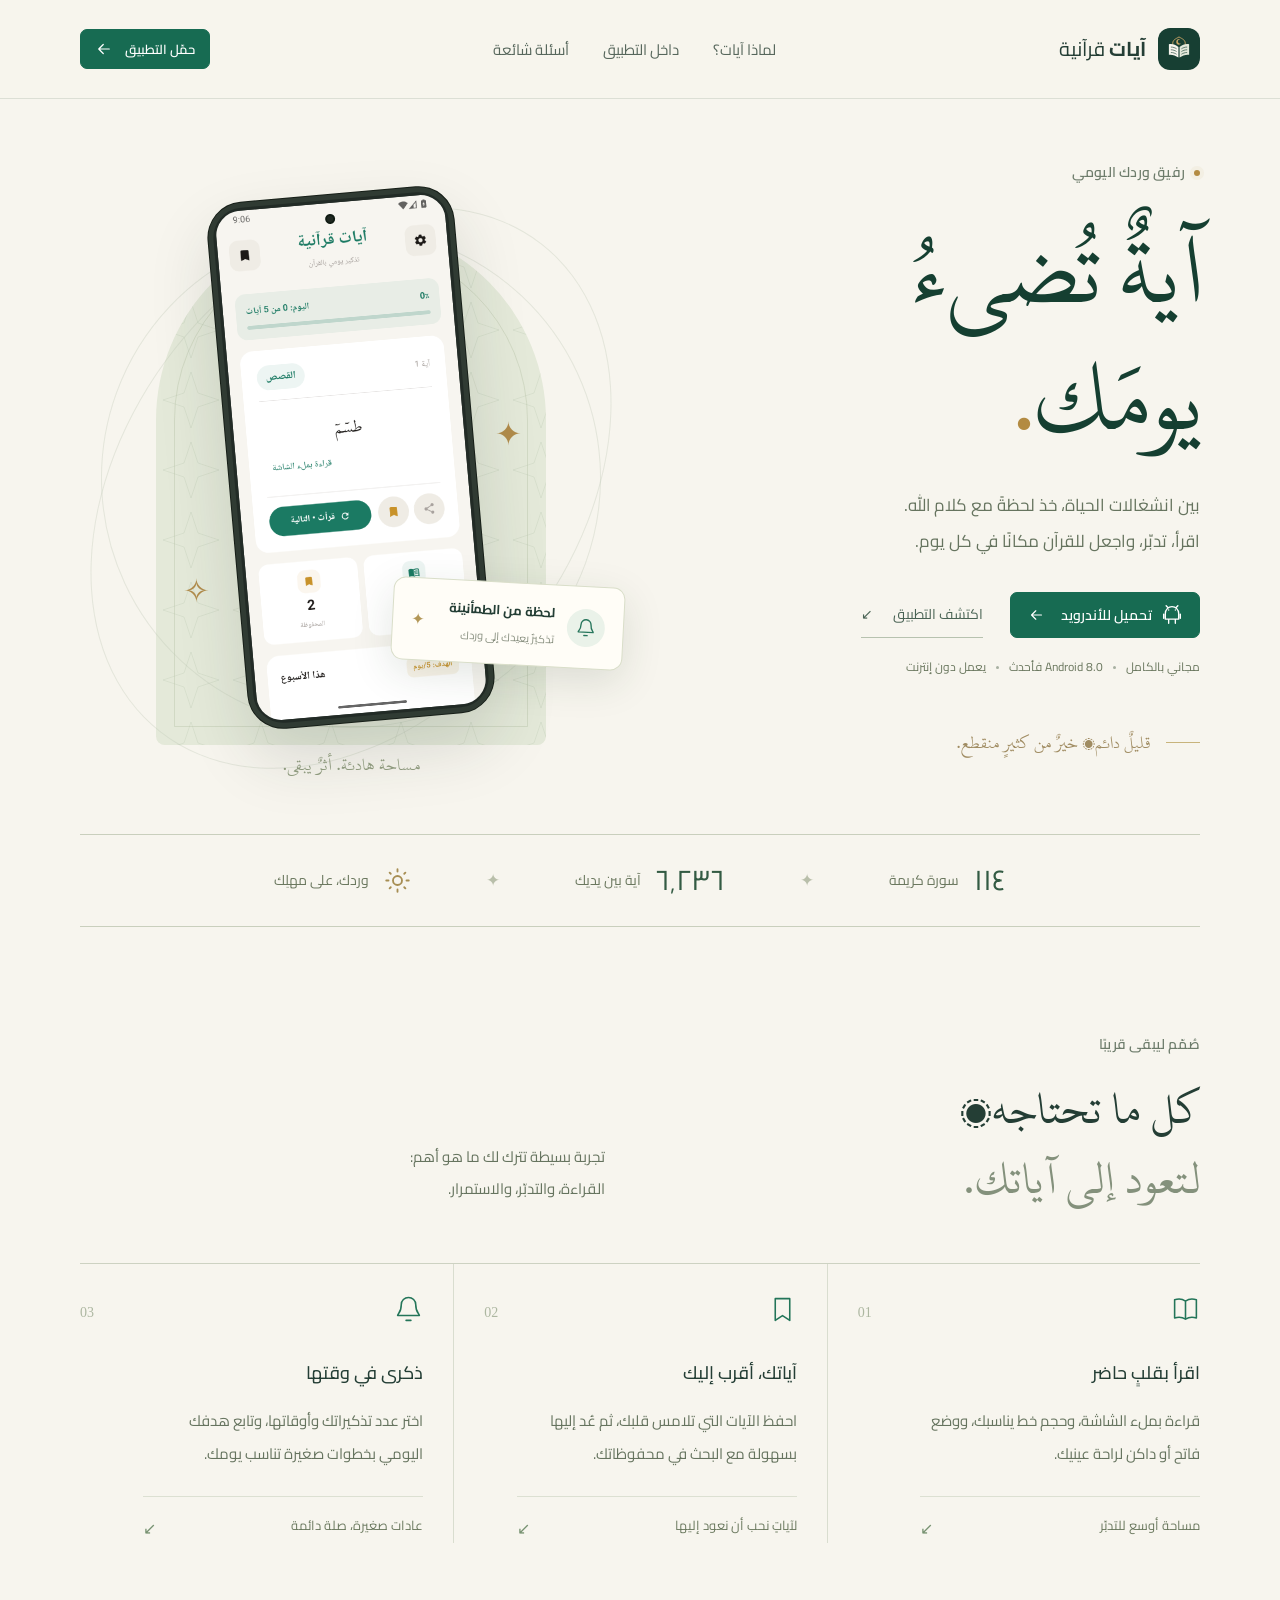
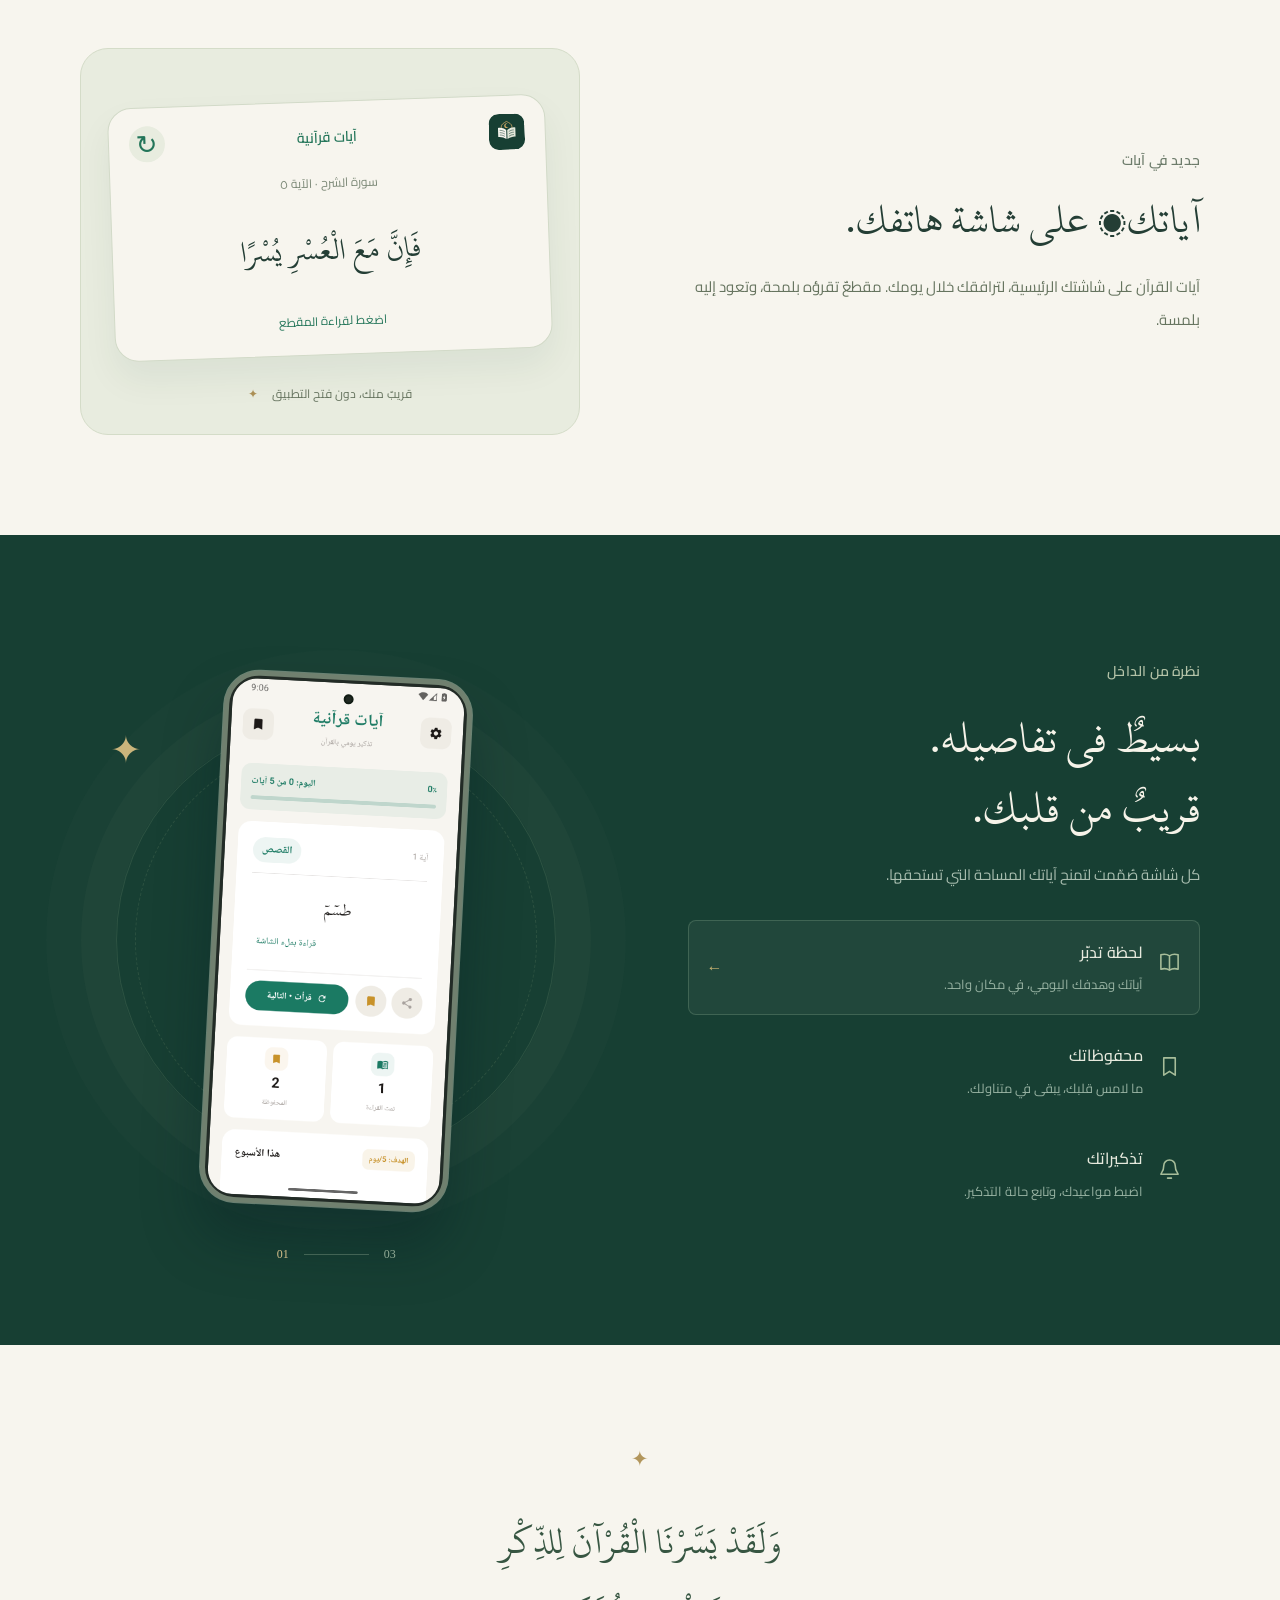
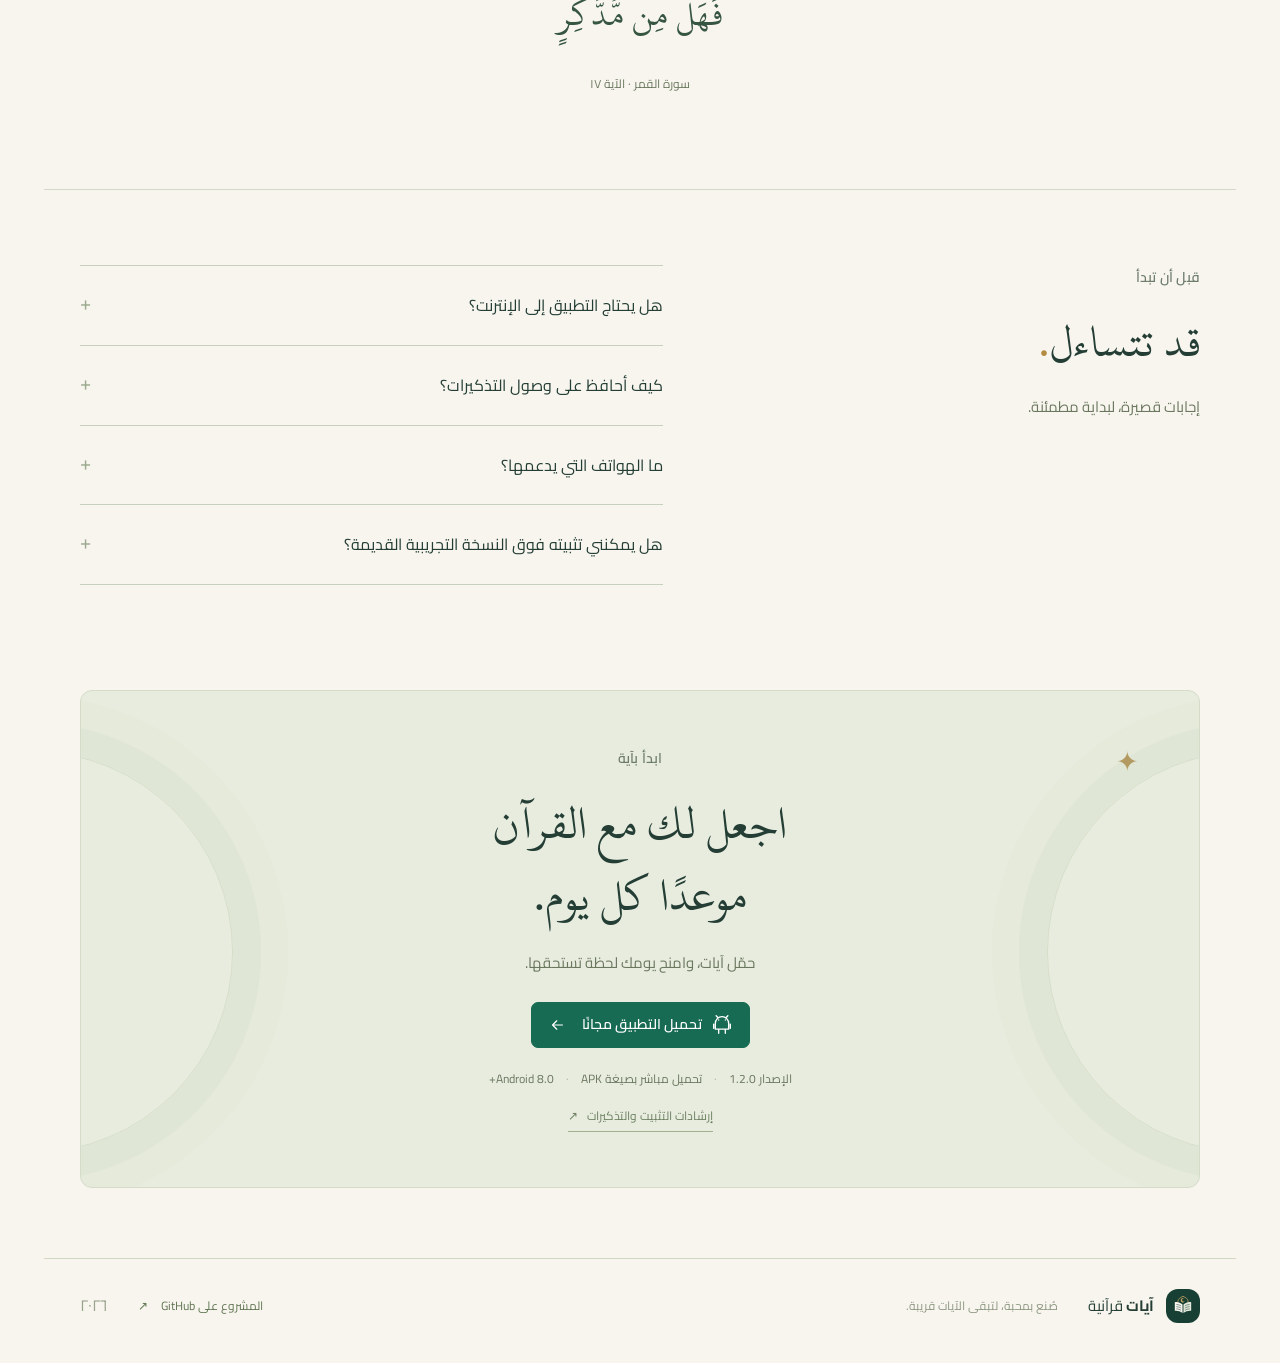
<file: index.html>
<!doctype html>
<html lang="ar" dir="rtl">
<head>
<meta charset="UTF-8"><meta name="viewport" content="width=device-width, initial-scale=1">
<meta name="theme-color" content="#f7f5ee"><meta name="description" content="آيات قرآنية — مساحة هادئة لوردك اليومي. اقرأ واحفظ آياتك واضبط تذكيراتك، أينما كنت ودون إنترنت.">
<link rel="canonical" href="https://omer73364.github.io/Ayat-Quran/">
<meta name="robots" content="index,follow">
<meta property="og:type" content="website"><meta property="og:locale" content="ar_AR">
<meta property="og:title" content="آيات قرآنية — آية تُضيء يومك">
<meta property="og:description" content="مساحة هادئة لوردك اليومي. قراءة دون إنترنت، ومحفوظاتك، وتذكيرات تناسب يومك.">
<meta property="og:url" content="https://omer73364.github.io/Ayat-Quran/"><meta property="og:image" content="https://omer73364.github.io/Ayat-Quran/assets/brand-preview.png">
<meta property="og:image:width" content="1400"><meta property="og:image:height" content="700">
<meta name="twitter:card" content="summary_large_image">
<title>آيات قرآنية — آية تُضيء يومك</title>
<link rel="icon" href="assets/app-icon.svg?v=1.2.0"><link rel="stylesheet" href="style.css">
<script type="application/ld+json">{"@context": "https://schema.org", "@type": "SoftwareApplication", "name": "آيات قرآنية | Ayat Quran", "operatingSystem": "Android 8.0+", "applicationCategory": "EducationalApplication", "softwareVersion": "1.2.0", "url": "https://omer73364.github.io/Ayat-Quran/", "downloadUrl": "https://github.com/omer73364/Ayat-Quran/releases/download/v1.2.0/Ayat-Quran-v1.2.0.apk", "image": "https://omer73364.github.io/Ayat-Quran/assets/app-icon-512.png", "offers": {"@type": "Offer", "price": "0", "priceCurrency": "USD"}}</script>
</head>
<body>
<svg class="icons" aria-hidden="true" xmlns="http://www.w3.org/2000/svg"><symbol id="arrow" viewBox="0 0 24 24"><path d="M19 12H5m6-6-6 6 6 6"/></symbol><symbol id="book" viewBox="0 0 24 24"><path d="M12 5c-3-2-6-2-9-1v15c3-1 6-1 9 1m0-15c3-2 6-2 9-1v15c-3-1-6-1-9 1V5Z"/></symbol><symbol id="bell" viewBox="0 0 24 24"><path d="M18 8a6 6 0 0 0-12 0c0 7-3 7-3 9h18c0-2-3-2-3-9M10 21h4"/></symbol><symbol id="bookmark" viewBox="0 0 24 24"><path d="M6 3h12v18l-6-4-6 4V3Z"/></symbol><symbol id="android" viewBox="0 0 24 24"><path d="m7 3-2-2m12 2 2-2M4 10a8 8 0 0 1 16 0v7H4v-7Zm-2 1v5m20-5v5M8 17v5m8-5v5M8 6h.01M16 6h.01"/></symbol><symbol id="check" viewBox="0 0 24 24"><path d="m5 12 4 4L19 6"/></symbol><symbol id="sun" viewBox="0 0 24 24"><circle cx="12" cy="12" r="4"/><path d="M12 2v2m0 16v2M2 12h2m16 0h2M5 5l1 1m12 12 1 1M5 19l1-1M18 6l1-1"/></symbol></svg>
<header class="header"><div class="wrap nav"><a class="brand" href="#" aria-label="آيات قرآنية، الرئيسية"><img src="assets/app-icon.svg?v=1.2.0" alt="" width="42" height="42"><span>آيات <span class="brand-light">قرآنية</span></span></a><nav id="navigation" aria-label="التنقل الرئيسي"><a href="#features">لماذا آيات؟</a><a href="#experience">داخل التطبيق</a><a href="#questions">أسئلة شائعة</a></nav><a class="button small nav-download" href="#download">حمّل التطبيق <svg><use href="#arrow"/></svg></a><button class="menu" aria-label="فتح القائمة" aria-expanded="false" aria-controls="navigation"><span></span><span></span></button></div></header>
<main>
<section class="hero wrap">
<div class="hero-copy"><div class="eyebrow"><span class="status-dot"></span> رفيق وردك اليومي</div><h1>آيةٌ تُضيءُ<br>يومَك<span class="gold">.</span></h1><p class="hero-description">بين انشغالات الحياة، خذ لحظةً مع كلام الله.<br>اقرأ، تدبّر، واجعل للقرآن مكانًا في كل يوم.</p><div class="hero-actions"><a class="button" href="https://github.com/omer73364/Ayat-Quran/releases/download/v1.2.0/Ayat-Quran-v1.2.0.apk" download><svg><use href="#android"/></svg> تحميل للأندرويد <svg class="button-arrow"><use href="#arrow"/></svg></a><a class="text-link" href="#experience">اكتشف التطبيق <span>↙</span></a></div><div class="download-meta"><span>مجاني بالكامل</span><i></i><span>Android 8.0 فأحدث</span><i></i><span>يعمل دون إنترنت</span></div><div class="hero-note"><span class="note-line"></span><span>قليلٌ دائم، خيرٌ من كثيرٍ منقطع.</span></div></div>
<div class="hero-visual"><div class="orbit orbit-one"></div><div class="orbit orbit-two"></div><div class="arch"><div class="arch-pattern"></div><span class="arch-star star-one">✦</span><span class="arch-star star-two">✧</span></div><div class="phone hero-phone"><img src="assets/home.png" alt="الشاشة الرئيسية لتطبيق آيات قرآنية في الوضع الفاتح" width="720" height="1600" fetchpriority="high"><div class="phone-camera"></div></div><div class="floating-note"><span class="note-icon"><svg><use href="#bell"/></svg></span><div><strong>لحظة من الطمأنينة</strong><span>تذكيرٌ يعيدك إلى وردك</span></div><span class="float-spark">✦</span></div><span class="visual-caption">مساحة هادئة. أثرٌ يبقى.</span></div>
</section>
<div class="facts wrap"><div><strong>١١٤</strong><span>سورة كريمة</span></div><span class="fact-flower">✦</span><div><strong>٦٬٢٣٦</strong><span>آية بين يديك</span></div><span class="fact-flower">✦</span><div><svg><use href="#sun"/></svg><span>وردك، على مهلِك</span></div></div>
<section class="features wrap section" id="features"><div class="section-intro"><span class="eyebrow">صُمّم ليبقى قريبًا</span><h2>كل ما تحتاجه،<br><span class="serif-muted">لتعود إلى آياتك.</span></h2><p>تجربة بسيطة تترك لك ما هو أهم:<br>القراءة، والتدبّر، والاستمرار.</p></div><div class="feature-grid"><article><span class="feature-number">01</span><div class="feature-icon"><svg><use href="#book"/></svg></div><h3>اقرأ بقلبٍ حاضر</h3><p>قراءة بملء الشاشة، وحجم خط يناسبك، ووضع فاتح أو داكن لراحة عينيك.</p><span class="feature-foot">مساحة أوسع للتدبّر <span>↙</span></span></article><article><span class="feature-number">02</span><div class="feature-icon"><svg><use href="#bookmark"/></svg></div><h3>آياتك، أقرب إليك</h3><p>احفظ الآيات التي تلامس قلبك، ثم عُد إليها بسهولة مع البحث في محفوظاتك.</p><span class="feature-foot">لآياتٍ نحب أن نعود إليها <span>↙</span></span></article><article><span class="feature-number">03</span><div class="feature-icon"><svg><use href="#bell"/></svg></div><h3>ذكرى في وقتها</h3><p>اختر عدد تذكيراتك وأوقاتها، وتابع هدفك اليومي بخطوات صغيرة تناسب يومك.</p><span class="feature-foot">عادات صغيرة، صلة دائمة <span>↙</span></span></article></div></section>
<section class="widget-section wrap" id="widget" aria-labelledby="widget-heading">
<div class="widget-copy"><span class="eyebrow">جديد في آيات</span><h2 id="widget-heading">آياتك، على شاشة هاتفك.</h2><p>آيات القرآن على شاشتك الرئيسية، لترافقك خلال يومك. مقطعٌ تقرؤه بلمحة، وتعود إليه بلمسة.</p></div>
<div class="widget-scene"><div class="widget-preview" role="img" aria-label="رسم توضيحي لويدجت آيات على الشاشة الرئيسية، يعرض آية من سورة الشرح"><div class="widget-preview-header"><img src="assets/app-icon.svg" alt="" width="36" height="36"><strong>آيات قرآنية</strong><span aria-hidden="true">↻</span></div><span class="widget-preview-reference">سورة الشرح · الآية ٥</span><p class="widget-preview-ayah">فَإِنَّ مَعَ الْعُسْرِ يُسْرًا</p><span class="widget-preview-footer">اضغط لقراءة المقطع</span></div><span class="widget-caption">قريبٌ منك، دون فتح التطبيق <span aria-hidden="true">✦</span></span></div>
</section>
<section class="experience" id="experience"><div class="wrap experience-inner"><div class="experience-copy"><span class="eyebrow light">نظرة من الداخل</span><h2>بسيطٌ في تفاصيله.<br>قريبٌ من قلبك.</h2><p class="experience-lead">كل شاشة صُمّمت لتمنح آياتك المساحة التي تستحقها.</p><div class="screen-tabs" role="tablist" aria-label="شاشات التطبيق" aria-orientation="vertical"><button id="tab-reader" role="tab" aria-selected="true" aria-controls="screen-panel" data-screen="home" tabindex="0"><span class="tab-icon"><svg><use href="#book"/></svg></span><span><strong>لحظة تدبّر</strong><small>آياتك وهدفك اليومي، في مكان واحد.</small></span><span class="tab-arrow">←</span></button><button id="tab-saved" role="tab" aria-selected="false" aria-controls="screen-panel" data-screen="saved" tabindex="-1"><span class="tab-icon"><svg><use href="#bookmark"/></svg></span><span><strong>محفوظاتك</strong><small>ما لامس قلبك، يبقى في متناولك.</small></span><span class="tab-arrow">←</span></button><button id="tab-reminders" role="tab" aria-selected="false" aria-controls="screen-panel" data-screen="reminders" tabindex="-1"><span class="tab-icon"><svg><use href="#bell"/></svg></span><span><strong>تذكيراتك</strong><small>اضبط مواعيدك، وتابع حالة التذكير.</small></span><span class="tab-arrow">←</span></button></div></div><div class="screen-stage" id="screen-panel" role="tabpanel" aria-labelledby="tab-reader" tabindex="0"><div class="stage-ring"></div><span class="stage-spark">✦</span><div class="phone showcase-phone"><img id="screen-image" src="assets/home.png" alt="الرئيسية وتقدم الورد اليومي" width="720" height="1600" loading="lazy"><div class="phone-camera"></div></div><div class="screen-count"><span id="screen-number">01</span><span class="count-line"></span><span>03</span></div></div></div></section>
<section class="quiet-section wrap"><span class="quiet-star">✦</span><p class="quran-quote">وَلَقَدْ يَسَّرْنَا الْقُرْآنَ لِلذِّكْرِ<br>فَهَلْ مِن مُّدَّكِرٍ</p><span class="quote-source">سورة القمر · الآية ١٧</span></section>
<section class="faq wrap section" id="questions"><div class="faq-heading"><span class="eyebrow">قبل أن تبدأ</span><h2>قد تتساءل<span class="gold">.</span></h2><p>إجابات قصيرة، لبداية مطمئنة.</p></div><div class="faq-list"><details><summary>هل يحتاج التطبيق إلى الإنترنت؟<span class="plus">+</span></summary><p>لا. نص القرآن والقراءة والمحفوظات متاحة دون اتصال بالإنترنت بعد تثبيت التطبيق.</p></details><details><summary>كيف أحافظ على وصول التذكيرات؟<span class="plus">+</span></summary><p>اسمح بالإشعارات والمنبّهات الدقيقة، وأزل قيود البطارية والعمل في الخلفية. يرشدك التطبيق إلى إعدادات التشغيل المتاحة على هاتفك. إذا أوقفت التطبيق إجباريًا، افتحه مجددًا لاستئناف التذكيرات.</p></details><details><summary>ما الهواتف التي يدعمها؟<span class="plus">+</span></summary><p>يعمل على هواتف أندرويد بالإصدار 8.0 فأحدث. تختلف خيارات التشغيل التلقائي والبطارية حسب الهاتف وإصدار النظام.</p></details><details><summary>هل يمكنني تثبيته فوق النسخة التجريبية القديمة؟<span class="plus">+</span></summary><p>الإصدار 1.1.0 يستخدم مفتاح توقيع إنتاج جديدًا. إذا كانت النسخة التجريبية القديمة مثبتة، ستحتاج إلى إزالتها أولًا. إزالة التطبيق تحذف محفوظاته وتقدّم القراءة وإعداداته المحلية.</p></details></div></section>
<section class="download-section wrap" id="download"><div class="download-card"><div class="download-ornament" aria-hidden="true">✦</div><span class="eyebrow">ابدأ بآية</span><h2>اجعل لك مع القرآن<br>موعدًا كل يوم.</h2><p>حمّل آيات، وامنح يومك لحظة تستحقها.</p><a class="button" href="https://github.com/omer73364/Ayat-Quran/releases/download/v1.2.0/Ayat-Quran-v1.2.0.apk" download><svg><use href="#android"/></svg> تحميل التطبيق مجانًا <svg class="button-arrow"><use href="#arrow"/></svg></a><span class="release-meta">الإصدار 1.2.0 <span>·</span> تحميل مباشر بصيغة APK <span>·</span> Android 8.0+</span><a class="release-link" href="#questions">إرشادات التثبيت والتذكيرات <span>↗</span></a></div></section>
</main>
<footer class="wrap footer"><a class="brand" href="#"><img src="assets/app-icon.svg?v=1.2.0" width="34" height="34" alt=""><span>آيات <span class="brand-light">قرآنية</span></span></a><p>صُنع بمحبة، لتبقى الآيات قريبة.</p><a href="https://github.com/omer73364/Ayat-Quran" target="_blank" rel="noopener noreferrer">المشروع على GitHub <span>↗</span></a><span class="footer-year">٢٠٢٦</span></footer>
<script src="script.js"></script>
</body></html>
</file>
<file: style.css>
@font-face{font-family:Cairo;src:url("assets/cairo.ttf") format("truetype");font-weight:200 1000;font-style:normal;font-display:swap}
@font-face{font-family:Quran;src:url('assets/quran.ttf') format('truetype');font-display:swap}*{box-sizing:border-box}html{scroll-behavior:smooth;scroll-padding-top:100px}body{margin:0;background:#f7f5ee;color:#243e35;font-family:Cairo,Tahoma,Arial,sans-serif;-webkit-font-smoothing:antialiased}a{color:inherit;text-decoration:none}button{font:inherit}button,a{-webkit-tap-highlight-color:transparent}button{cursor:pointer}svg{width:24px;height:24px;fill:none;stroke:currentColor;stroke-width:1.65;stroke-linecap:round;stroke-linejoin:round;flex-shrink:0}.icons{position:absolute;width:0;height:0;overflow:hidden}.wrap{max-width:1192px;margin-inline:auto;padding-inline:36px}.header{border-bottom:1px solid #244b3420;background:#f7f5eef5}.nav{height:98px;display:flex;align-items:center;justify-content:space-between;gap:32px}.brand{display:flex;align-items:center;gap:12px;font-size:20px;font-weight:700;white-space:nowrap}.brand img{border-radius:12px;object-fit:cover}.brand-light{font-weight:400}.nav nav{display:flex;gap:34px;font-size:13px;color:#57675c}.nav nav a:hover{color:#157b61}.button{display:inline-flex;align-items:center;justify-content:center;gap:13px;border:1px solid #176b52;background:#176b52;color:#fff;border-radius:7px;padding:19px 23px;font-size:14px;font-weight:600;transition:background .2s,transform .2s,box-shadow .2s}.button:hover{background:#105740;transform:translateY(-2px);box-shadow:0 8px 20px #0f604b20}.button svg{width:23px;height:23px}.button .button-arrow{margin-right:16px;width:19px}.button.small{padding:12px 19px;font-size:12px;gap:21px}.small svg{width:18px;height:18px}.menu{display:none}.hero{display:grid;grid-template-columns:1fr 1fr;gap:35px;min-height:735px;align-items:center;padding-block:42px 40px;overflow:hidden}.hero-copy{padding:5px 0 20px;position:relative;z-index:2}.eyebrow{font-size:12px;letter-spacing:.2px;color:#6d7c6b;display:flex;align-items:center;gap:9px;font-weight:600}.status-dot{height:6px;width:6px;background:#b38b42;border-radius:50%;box-shadow:0 0 0 4px #b38b4210}h1,h2,h3,p{margin:0}h1{font-family:Quran,serif;font-size:104px;line-height:1.22;font-weight:400;margin:24px 0 24px;letter-spacing:-3px;color:#153f31}.gold{color:#b38b42}.hero-description{font-size:15px;color:#6c776d;line-height:2.15}.hero-actions{display:flex;align-items:center;gap:27px;margin-top:32px}.text-link{font-size:12px;color:#496354;border-bottom:1px solid #b7c2af;padding:10px 0;display:inline-flex;gap:20px}.text-link:hover{color:#a07736}.download-meta{display:flex;align-items:center;gap:10px;margin-top:18px;color:#859082;font-size:10px}.download-meta i{width:3px;height:3px;border-radius:50%;background:#a7b0a1}.hero-note{display:flex;align-items:center;gap:15px;margin-top:48px;font-family:Quran,serif;font-size:19px;color:#a08c62}.note-line{width:34px;height:1px;background:#c8b47c}.hero-visual{position:relative;display:flex;align-items:center;justify-content:center;min-height:650px;isolation:isolate}.arch{position:absolute;width:390px;height:520px;background:#e4e9d9;bottom:48px;border-radius:220px 220px 10px 10px;z-index:-2;overflow:hidden}.arch:after{content:"";position:absolute;inset:18px;border:1px solid #b9c4a970;border-radius:210px 210px 0 0}.arch-pattern{position:absolute;inset:0;background-image:url("data:image/svg+xml,%3Csvg xmlns='http://www.w3.org/2000/svg' width='70' height='70' viewBox='0 0 70 70'%3E%3Cpath d='M35 7 42 28 63 35 42 42 35 63 28 42 7 35 28 28Z' fill='none' stroke='%238b9b79' stroke-opacity='.13'/%3E%3C/svg%3E")}.arch-star{position:absolute;color:#b18c4b;font-size:32px;z-index:2}.star-one{right:24px;top:180px}.star-two{left:27px;bottom:125px}.phone{position:relative;background:#222b26;border:5px solid #303b33;box-shadow:0 0 0 1px #171f18,0 30px 65px #20322726;border-radius:35px;padding:3px;overflow:hidden;width:246px;flex-shrink:0;line-height:0}.phone img{display:block;width:100%;height:auto;border-radius:25px}.phone-camera{height:10px;width:10px;background:#202922;border:2px solid #111c14;border-radius:50%;position:absolute;left:50%;top:14px;transform:translateX(-50%)}.hero-phone{transform:rotate(-5deg);margin-top:-20px}.orbit{position:absolute;z-index:-1;border:1px solid #bbc4b253;border-radius:50%;width:500px;height:500px;transform:rotate(-25deg);top:85px}.orbit-two{width:450px;height:620px;transform:rotate(38deg);top:35px}.floating-note{position:absolute;bottom:127px;right:-1px;display:flex;align-items:center;gap:12px;background:#fffdf7;padding:16px 18px;box-shadow:0 12px 40px #253a2321;border:1px solid #d9dec9;border-radius:12px;transform:rotate(3deg);z-index:3}.note-icon{width:38px;height:38px;display:grid;place-items:center;background:#eaf2e9;border-radius:50%;color:#27765c}.note-icon svg{width:20px;height:20px}.floating-note strong{display:block;font-size:11px;margin-bottom:6px}.floating-note div>span{display:block;color:#899080;font-size:9px}.float-spark{margin-right:12px;color:#b39757}.visual-caption{position:absolute;bottom:10px;font-family:Quran,serif;font-size:19px;color:#8d997d}.facts{display:flex;justify-content:center;align-items:center;gap:75px;border-block:1px solid #c9cfbd;max-width:1120px;padding-block:28px}.facts>div{display:flex;align-items:center;gap:15px}.facts strong{font-family:Quran,serif;font-size:35px;line-height:1.2;font-weight:400;color:#335b43}.facts div span{font-size:12px;color:#7c8978}.facts svg{width:27px;height:27px;color:#a78e53}.fact-flower{color:#b9bfaa;font-size:17px}.section{padding-block:105px}.section-intro{display:grid;grid-template-columns:1fr 1fr;column-gap:70px}.section-intro .eyebrow{grid-column:1/-1;margin-bottom:18px}h2{font-family:Quran,serif;font-weight:400;font-size:48px;line-height:1.45;letter-spacing:-.5px}.serif-muted{color:#84917c}.section-intro>p{align-self:end;padding-bottom:9px;font-size:14px;color:#84907d;line-height:2.15}.feature-grid{display:grid;grid-template-columns:repeat(3,1fr);margin-top:49px;border-top:1px solid #cdd2c2}.feature-grid article{position:relative;padding:31px 30px 0;border-left:1px solid #d9ddcf}.feature-grid article:first-child{padding-right:0}.feature-grid article:last-child{border-left:0;padding-left:0}.feature-number{position:absolute;top:36px;left:30px;font-family:Georgia,serif;color:#adb7a1;font-size:12px}.feature-grid article:last-child .feature-number{left:0}.feature-icon{color:#237559;margin-bottom:24px}.feature-icon svg{width:29px;height:29px;stroke-width:1.3}h3{font-size:18px;font-weight:500;margin-bottom:15px}.feature-grid p{font-size:12px;line-height:2.2;color:#7a8775;max-width:280px}.feature-foot{border-top:1px solid #dce0d2;margin-top:26px;padding-top:17px;display:flex;justify-content:space-between;font-size:10px;color:#8b977e;max-width:280px}.feature-foot>span{color:#769170;font-size:16px}.experience{background:#173f33;color:#f6f3e9;position:relative;overflow:hidden}.experience-inner{display:grid;grid-template-columns:1fr 1fr;gap:95px;padding-block:80px;align-items:center}.eyebrow.light{color:#b4c3a8}.experience h2{font-size:47px;margin-top:18px;line-height:1.5}.experience-lead{font-size:12px;line-height:2;color:#a9beb0;margin-top:16px;max-width:330px}.screen-tabs{display:flex;flex-direction:column;gap:8px;margin-top:30px}.screen-tabs button{display:flex;align-items:center;gap:15px;background:transparent;border:1px solid transparent;border-radius:8px;text-align:right;padding:17px 18px;color:#e6e9dd;transition:background .2s,border-color .2s}.screen-tabs button[aria-selected=true]{background:#ffffff0b;border-color:#74967c60}.screen-tabs button:hover{background:#ffffff0b}.screen-tabs strong{display:block;font-size:13px;font-weight:500}.screen-tabs small{display:block;font-size:10px;margin-top:7px;color:#97b2a2}.tab-icon{color:#a7bd9a}.tab-icon svg{width:23px;height:23px}.tab-arrow{margin-right:auto;opacity:0;color:#c8b371}.screen-tabs button[aria-selected=true] .tab-arrow{opacity:1}.screen-stage{position:relative;display:flex;justify-content:center;align-items:center;min-height:650px;isolation:isolate}.stage-ring{position:absolute;width:440px;height:440px;border:1px solid #b1c69e24;border-radius:50%;z-index:-1;box-shadow:0 0 0 35px #b1c69e08,0 0 0 70px #b1c69e04}.stage-ring:after{content:"";position:absolute;inset:18px;border:1px dashed #b6c69822;border-radius:50%}.showcase-phone{width:248px;border-color:#70806f;box-shadow:0 0 0 1px #ced7c272,0 35px 55px #051d215c;transform:rotate(3deg)}.stage-spark{position:absolute;left:30px;top:100px;color:#cab57c;font-size:38px}.screen-count{position:absolute;bottom:0;display:flex;align-items:center;gap:15px;direction:ltr;font-family:Georgia,serif;font-size:12px;color:#93ac97}.screen-count span:first-child{color:#d5c08b}.count-line{width:65px;height:1px;background:#a6bda350}.quiet-section{padding-block:95px;text-align:center}.quiet-star{font-size:21px;color:#b2965c;display:block;margin-bottom:28px}.quran-quote{font-family:Quran,serif;font-size:38px;line-height:1.9;color:#375642}.quote-source{display:block;color:#909981;font-size:10px;margin-top:22px}.faq{display:grid;grid-template-columns:.9fr 1.2fr;gap:100px;border-top:1px solid #d3d8c8;padding-top:75px}.faq h2{margin-top:18px}.faq-heading p{font-size:12px;color:#8b967f;margin-top:15px}.faq-list{border-top:1px solid #c7d0bc}.faq details{border-bottom:1px solid #c7d0bc}.faq summary{padding:25px 0;list-style:none;cursor:pointer;font-size:13px;line-height:1.8;display:flex;justify-content:space-between;gap:20px}.faq summary::-webkit-details-marker{display:none}.plus{color:#9ba98e;font-size:20px;font-weight:400;line-height:1.2;transition:transform .2s}.faq details[open] .plus{transform:rotate(45deg)}.faq details p{padding:0 0 23px;font-size:12px;line-height:2.3;color:#73806c}.download-section{padding-bottom:70px}.download-card{position:relative;isolation:isolate;overflow:hidden;background:#e8ecdf;border:1px solid #d4dcc8;border-radius:12px;padding:55px 40px;text-align:center}.download-card:before,.download-card:after{content:"";position:absolute;width:400px;height:400px;border:1px solid #b8c6a660;border-radius:50%;top:60px;z-index:-1}.download-card:before{right:-250px;box-shadow:0 0 0 28px #bcc9a820,0 0 0 55px #bcc9a815}.download-card:after{left:-250px;box-shadow:0 0 0 28px #bcc9a820,0 0 0 55px #bcc9a815}.download-card .eyebrow{justify-content:center}.download-card h2{font-size:49px;margin-top:17px}.download-card p{font-size:12px;color:#7a886e;margin:18px 0 26px}.download-ornament{position:absolute;top:46px;right:60px;font-size:27px;color:#b39a61}.release-meta{display:flex;align-items:center;justify-content:center;gap:12px;font-size:9px;color:#87937a;margin-top:20px;flex-wrap:wrap}.release-meta>span{color:#b2b99f}.release-link{display:inline-block;font-size:10px;color:#6d8061;margin-top:16px;border-bottom:1px solid #a3b192;padding-bottom:4px}.release-link span{margin-right:6px}.footer{display:flex;align-items:center;gap:30px;padding-block:30px 40px;border-top:1px solid #d0d7c3}.footer .brand{font-size:15px}.footer p{font-size:10px;color:#8e9883}.footer>a:last-of-type{font-size:10px;margin-right:auto;color:#617653}.footer>a:last-of-type span{margin-right:10px}.footer-year{font-family:Quran,serif;font-size:16px;color:#99a28c}a:focus-visible,button:focus-visible,summary:focus-visible,[tabindex="0"]:focus-visible{outline:2px solid #b29451;outline-offset:5px}.phone img{transition:opacity .15s}.phone img.changing{opacity:.15}@media(min-width:1500px){.hero{min-height:790px;padding-block:65px}.hero-visual{min-height:670px}.hero-phone{width:260px}.arch{height:550px;width:415px}}@media(max-width:1050px){.wrap{padding-inline:28px}.hero{gap:15px}.hero-visual{min-height:620px}.arch{width:340px;height:480px}.orbit{width:390px;height:440px}.orbit-two{height:520px}.hero-phone{width:230px}.floating-note{right:-5px;bottom:90px}h1{font-size:90px}.hero-actions{gap:16px}.hero-actions .button{font-size:12px;padding:17px}.hero-description{font-size:13px}.download-meta{font-size:9px;gap:7px}.experience-inner{gap:40px}.facts{margin-inline:28px;gap:40px}.screen-stage{min-height:630px}.stage-ring{width:350px;height:350px}.experience h2{font-size:41px}.stage-spark{left:0}.footer{gap:20px}.faq{gap:55px}}@media(max-width:760px){.wrap{padding-inline:22px}.nav{height:80px;gap:16px}.brand{font-size:16px;gap:8px}.brand img{width:36px;height:36px}.nav-download{margin-right:auto}.nav .small{font-size:10px;padding:10px 13px;gap:12px}.menu{display:flex;flex-direction:column;gap:6px;width:25px;background:none;border:0;padding:3px}.menu span{display:block;width:20px;height:1px;background:#31563f}.nav nav{display:none;position:absolute;top:79px;left:0;right:0;background:#f7f5ee;z-index:10;padding:25px;box-shadow:0 10px 20px #233c3010;border-bottom:1px solid #cbd4c0;flex-direction:column;gap:22px}.nav nav.open{display:flex}.hero{grid-template-columns:1fr;padding-top:43px;padding-bottom:30px;gap:0;min-height:0}.hero-copy{text-align:center;padding:0}.hero-copy .eyebrow{justify-content:center}h1{font-size:83px;margin:20px 0 18px;line-height:1.22}.hero-description{font-size:13px;line-height:2.1}.hero-actions{justify-content:center;margin-top:26px;gap:25px}.hero-actions .button{font-size:12px;padding:17px 16px}.hero-actions .button-arrow{margin-right:4px}.text-link{font-size:11px;gap:12px}.download-meta{justify-content:center;margin-top:17px;font-size:9px}.hero-note{display:none}.hero-visual{margin-top:15px;min-height:610px}.hero-phone{width:224px;margin-top:0}.arch{width:335px;height:454px;bottom:58px}.orbit{width:350px;height:400px;top:100px}.orbit-two{height:530px;top:50px;width:290px}.floating-note{bottom:100px;right:calc(50% - 165px);padding:13px 15px}.visual-caption{bottom:7px;font-size:18px}.facts{margin-inline:22px;gap:22px;padding:23px 0;justify-content:space-around}.facts strong{font-size:27px}.facts>div{flex-direction:column;gap:7px}.facts div span{font-size:9px}.facts svg{width:25px;height:25px}.fact-flower{font-size:13px}.section{padding-block:65px}.section-intro{display:block}.section-intro .eyebrow{margin-bottom:14px}h2{font-size:39px}.section-intro>p{margin-top:20px;font-size:12px}.feature-grid{margin-top:25px;grid-template-columns:1fr}.feature-grid article,.feature-grid article:first-child,.feature-grid article:last-child{border-left:0;border-bottom:1px solid #d5dcc9;padding:27px 0}.feature-grid article:last-child{border-bottom:0;padding-bottom:0}.feature-number,.feature-grid article:last-child .feature-number{top:30px;left:0}.feature-icon{margin-bottom:16px}.feature-grid p{max-width:100%;font-size:12px}h3{font-size:17px}.feature-foot{max-width:none;margin-top:20px;padding-top:14px}.experience-inner{grid-template-columns:1fr;gap:15px;padding-block:50px}.experience h2{font-size:39px}.experience-lead{max-width:none}.screen-tabs{margin-top:23px;display:grid;grid-template-columns:1fr 1fr;gap:8px}.screen-tabs button{padding:15px 10px;gap:9px}.screen-tabs strong{font-size:11px}.screen-tabs small{display:none}.screen-tabs .tab-icon svg{width:18px;height:18px}.tab-arrow{font-size:12px}.screen-stage{min-height:630px}.showcase-phone{width:230px}.stage-spark{left:24px;top:105px}.stage-ring{width:340px;height:340px}.quiet-section{padding-block:63px}.quran-quote{font-size:29px;line-height:2}.quote-source{margin-top:18px}.faq{grid-template-columns:1fr;gap:30px;padding-top:50px}.faq h2{margin-top:14px}.faq summary{font-size:12px;padding-block:22px}.download-section{padding-bottom:40px}.download-card{padding:42px 19px}.download-card h2{font-size:39px}.download-card p{font-size:11px;line-height:1.9}.download-ornament{right:22px;top:20px;font-size:20px}.download-card .button{font-size:12px;padding:17px 19px}.release-meta{font-size:8px;gap:8px}.footer{flex-wrap:wrap;gap:19px;padding-block:24px 30px}.footer .brand{font-size:14px}.footer p{width:calc(100% - 200px);margin-right:auto;font-size:9px;text-align:left}.footer>a:last-of-type{margin-right:0}.footer-year{margin-right:auto}}@media(prefers-reduced-motion:reduce){html{scroll-behavior:auto}*,*:before,*:after{transition:none!important;animation:none!important}}
/* Keep supporting copy readable against the warm paper background. */
.hero-description,.feature-grid p,.faq details p,.section-intro>p{color:#66745f}.download-meta,.facts div span,.quote-source,.faq-heading p,.download-card p,.release-meta{color:#6b785f}.feature-foot{color:#6b795f}
@media(max-width:760px){.hero-description,.feature-grid p,.faq summary,.faq details p{font-size:14px}.section-intro>p,.faq-heading p,.download-card p{font-size:13px}.feature-foot{font-size:11px}.download-meta{font-size:10px}}
.facts strong,.footer-year{font-family:Cairo,Tahoma,Arial,sans-serif}.facts strong{font-size:29px}@media(max-width:760px){.facts strong{font-size:25px}}

/* Clear Arabic interface type, with comfortable sizes for supporting copy. */
body{font-size:16px;line-height:1.8}
.nav nav{font-size:15px}.eyebrow{font-size:14px}.hero-description{font-size:17px}
.button,.hero-actions .button,.download-card .button{font-size:15px}.button.small{font-size:14px}.text-link{font-size:14px}
.download-meta{font-size:12px;flex-wrap:wrap}.facts div span{font-size:14px}
.section-intro>p,.feature-grid p,.experience-lead,.faq-heading p,.faq details p,.download-card p{font-size:15px}
.feature-foot{font-size:13px}.feature-number{font-size:14px}.screen-tabs strong{font-size:16px}.screen-tabs small{font-size:13px;line-height:1.8}
.quote-source,.release-meta,.release-link,.footer p,.footer>a:last-of-type{font-size:12px}.faq summary{font-size:16px}
.floating-note strong{font-size:13px}.floating-note div>span{font-size:11px}
@media(max-width:760px){
 .nav .small{font-size:12px}.nav nav{font-size:16px}.hero-description{font-size:15px}
 .hero-actions{gap:18px;flex-wrap:wrap}.hero-actions .button,.download-card .button{font-size:14px}.text-link{font-size:13px}
 .download-meta{font-size:11px}.facts{gap:13px}.facts div span{font-size:12px}
 .feature-grid p,.faq summary,.faq details p,.section-intro>p,.faq-heading p,.download-card p{font-size:15px}
 .screen-tabs{grid-template-columns:1fr}.screen-tabs strong{font-size:15px}.screen-tabs small{display:block;font-size:12px}
 .screen-tabs button{padding:16px}.feature-foot{font-size:12px}.release-meta{font-size:11px}
 .footer p{width:auto;text-align:right;font-size:12px}.footer>a:last-of-type{font-size:12px}
}
/* Compact download actions with comfortable touch targets. */
.hero-actions .button,.download-card .button{min-height:46px;padding:10px 17px;font-size:14px;gap:10px;line-height:1.6}
.hero-actions .button svg,.download-card .button svg{width:20px;height:20px}
.hero-actions .button .button-arrow,.download-card .button .button-arrow{width:17px;margin-right:6px}
.nav .button.small{min-height:40px;padding:8px 14px;font-size:13px;gap:12px;line-height:1.6}
@media(max-width:760px){.hero-actions .button,.download-card .button{font-size:13px;padding:10px 14px}.nav .button.small{font-size:12px;padding:8px 11px}}
.button{white-space:nowrap}
@media(max-width:400px){.nav{gap:10px}.nav .brand{font-size:14px;gap:6px}.nav .brand img{width:30px;height:30px}.nav .button.small svg{display:none}}

/* Home-screen widget feature */
.widget-section{display:grid;grid-template-columns:1.1fr 1fr;align-items:center;gap:70px;padding-block:0 100px}
.widget-copy h2{font-size:43px;margin-top:16px}.widget-copy>p{font-size:15px;line-height:2.2;color:#66745f;margin-top:18px;max-width:510px}
.widget-scene{background:#e8ecdf;border:1px solid #d4dcc8;border-radius:28px;padding:52px 30px 30px;position:relative}
.widget-preview{background:#f7f5ee;border:1px solid #d2dac8;border-radius:24px;padding:18px 20px 20px;box-shadow:0 18px 35px #173f3310;transform:rotate(-2deg);text-align:center}
.widget-preview-header{display:grid;grid-template-columns:36px 1fr 36px;align-items:center;gap:10px;color:#237559}.widget-preview-header img{border-radius:10px}.widget-preview-header strong{font-size:14px;font-weight:600}.widget-preview-header>span{font-size:26px;line-height:36px;background:#e8ecdf;border-radius:50%}
.widget-preview-reference{display:block;font-size:12px;color:#7a8775;margin-top:16px}.widget-preview-ayah{font-family:Quran,serif;font-size:32px;line-height:2.1;color:#243e35;margin:22px 0}.widget-preview-footer{font-size:12px;color:#237559}.widget-caption{display:flex;align-items:center;justify-content:center;gap:14px;font-size:12px;color:#66745f;margin-top:28px}.widget-caption>span{color:#ad9156}
@media(max-width:760px){.widget-section{grid-template-columns:1fr;gap:28px;padding-bottom:60px}.widget-copy h2{font-size:36px}.widget-scene{padding:32px 22px 25px}.widget-preview-ayah{font-size:30px}}
</file>
